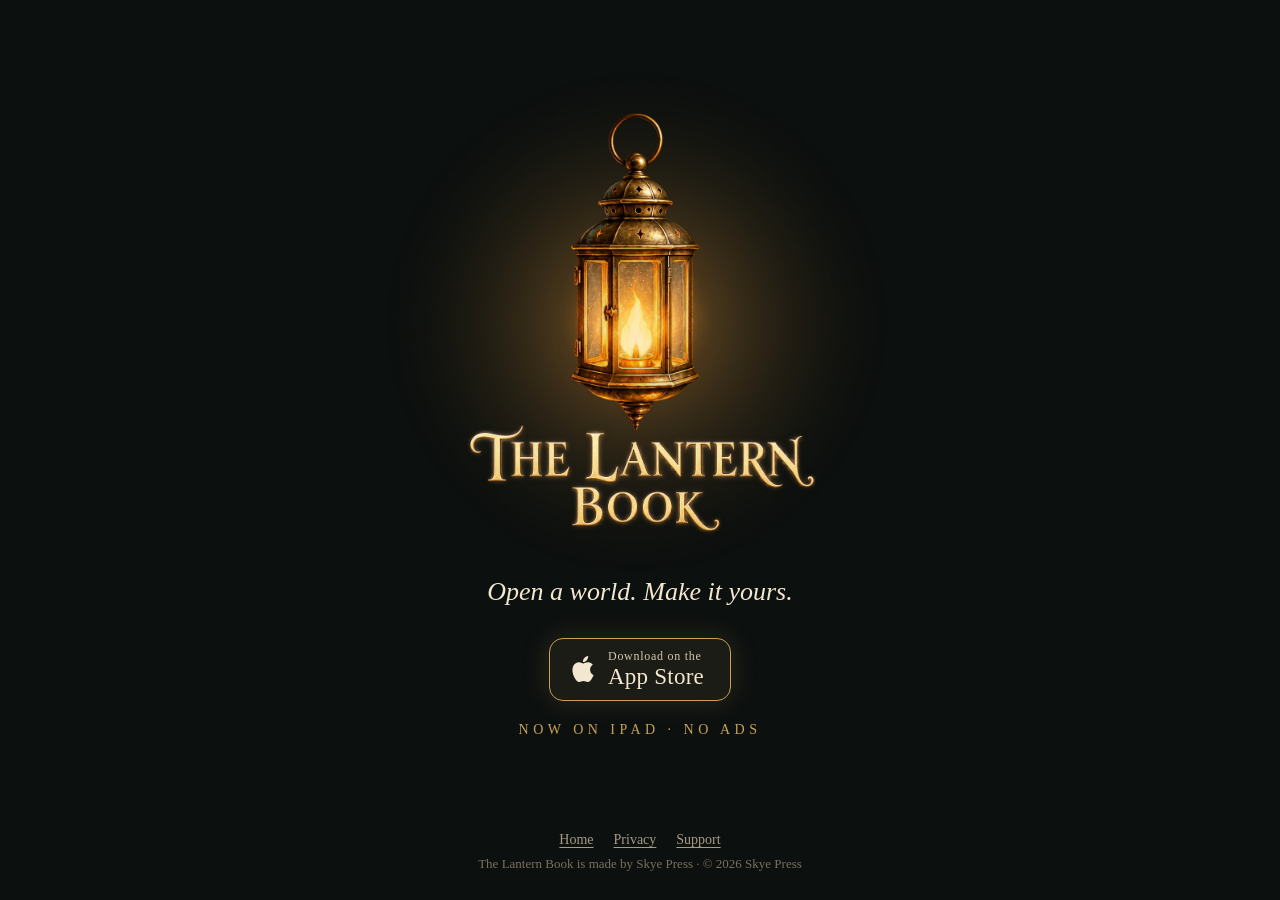
<file: index.html>
<!doctype html>
<html lang="en">
<head>
  <meta charset="utf-8">
  <meta name="viewport" content="width=device-width, initial-scale=1, viewport-fit=cover">
  <meta name="theme-color" content="#0C100F">
  <link rel="icon" type="image/png" href="/assets/favicon.png">
  <link rel="apple-touch-icon" href="/assets/apple-touch-icon.png">
  <link rel="stylesheet" href="/assets/site.css">
  <title>The Lantern Book: Cozy Sticker Worlds</title>
  <meta name="description" content="Open a storybook and make it yours. Peel, place, and arrange stickers in cozy little worlds. No ads, no timers, no rush. Free on iPad.">
  <meta property="og:type" content="website">
  <meta property="og:url" content="https://thelanternbook.app/">
  <meta property="og:title" content="The Lantern Book: Cozy Sticker Worlds">
  <meta property="og:description" content="Cozy sticker worlds to decorate at your own pace. Free on the App Store for iPad.">
  <meta property="og:image" content="https://thelanternbook.app/assets/share.jpg">
  <meta name="apple-itunes-app" content="app-id=6827267679">
  <meta name="twitter:card" content="summary_large_image">
  <link rel="preload" as="image" href="/assets/logo-lantern.webp">
</head>
<body>
  <main class="landing">
    <div class="logo">
      <img class="glow" alt="" src="/assets/glow.webp">
      <div class="lantern">
        <img alt="" src="/assets/logo-lantern.webp">
        <img class="flame" alt="" src="/assets/flame-light.webp">
      </div>
      <img class="title" alt="The Lantern Book" src="/assets/logo-title.webp">
    </div>
    <p class="tagline">Open a world. Make it yours.</p>
    <a class="store" href="https://apps.apple.com/us/app/the-lantern-book/id6827267679" aria-label="Download The Lantern Book on the App Store">
      <svg class="apple" viewBox="0 0 24 24" aria-hidden="true"><path fill="currentColor" d="M12.152 6.896c-.948 0-2.415-1.078-3.96-1.04-2.04.027-3.91 1.183-4.961 3.014-2.117 3.675-.546 9.103 1.519 12.09 1.013 1.454 2.208 3.09 3.792 3.039 1.52-.065 2.09-.987 3.935-.987 1.831 0 2.35.987 3.96.948 1.637-.026 2.676-1.48 3.676-2.948 1.156-1.688 1.636-3.325 1.662-3.415-.039-.013-3.182-1.221-3.22-4.857-.026-3.04 2.48-4.494 2.597-4.559-1.429-2.09-3.623-2.324-4.39-2.376-2-.156-3.675 1.09-4.61 1.09zM15.53 3.83c.843-1.012 1.4-2.427 1.245-3.83-1.207.052-2.662.805-3.532 1.818-.78.896-1.454 2.338-1.273 3.714 1.338.104 2.715-.688 3.559-1.701"/></svg>
      <span class="label"><small>Download on the</small>App Store</span>
    </a>
    <p class="soon">Now on iPad &middot; No ads</p>
  </main>
  <footer>
    <a href="/">Home</a><a href="/privacy/">Privacy</a><a href="/support/">Support</a>
    <span class="copy">The Lantern Book is made by Skye Press &middot; &copy; 2026 Skye Press</span>
  </footer>
  <script>
    // A candle never flickers in a pattern: a few out-of-step waves plus a rare dip.
    (function () {
      var glow = document.querySelector('.glow'), flame = document.querySelector('.flame');
      var still = window.matchMedia && window.matchMedia('(prefers-reduced-motion: reduce)').matches;
      var start = performance.now();
      function frame(now) {
        var t = (now - start) / 1000;
        var lit = Math.min(1, Math.max(0, (t - 0.25) / 1.1));
        lit = still ? 1 : 1 - Math.pow(1 - lit, 3);
        var f = still ? 0.9 : 0.88 + 0.07 * Math.sin(t * 7.3) + 0.05 * Math.sin(t * 12.9 + 1.3)
          + 0.035 * Math.sin(t * 23.1 + 2.1) + 0.02 * Math.sin(t * 41.7 + 0.4)
          + (Math.sin(t * 1.7) > 0.96 ? -0.12 : 0);
        flame.style.opacity = lit * Math.max(0, Math.min(1, (f - 0.62) * 2.4));
        glow.style.opacity = lit * (0.55 + (f - 0.88) * 2.2);
        glow.style.transform = 'translate(-50%, -50%) scale(' + (1 + (f - 0.88) * 0.18) + ')';
        if (!still) requestAnimationFrame(frame);
      }
      requestAnimationFrame(frame);
    })();
  </script>
</body>
</html>
</file>
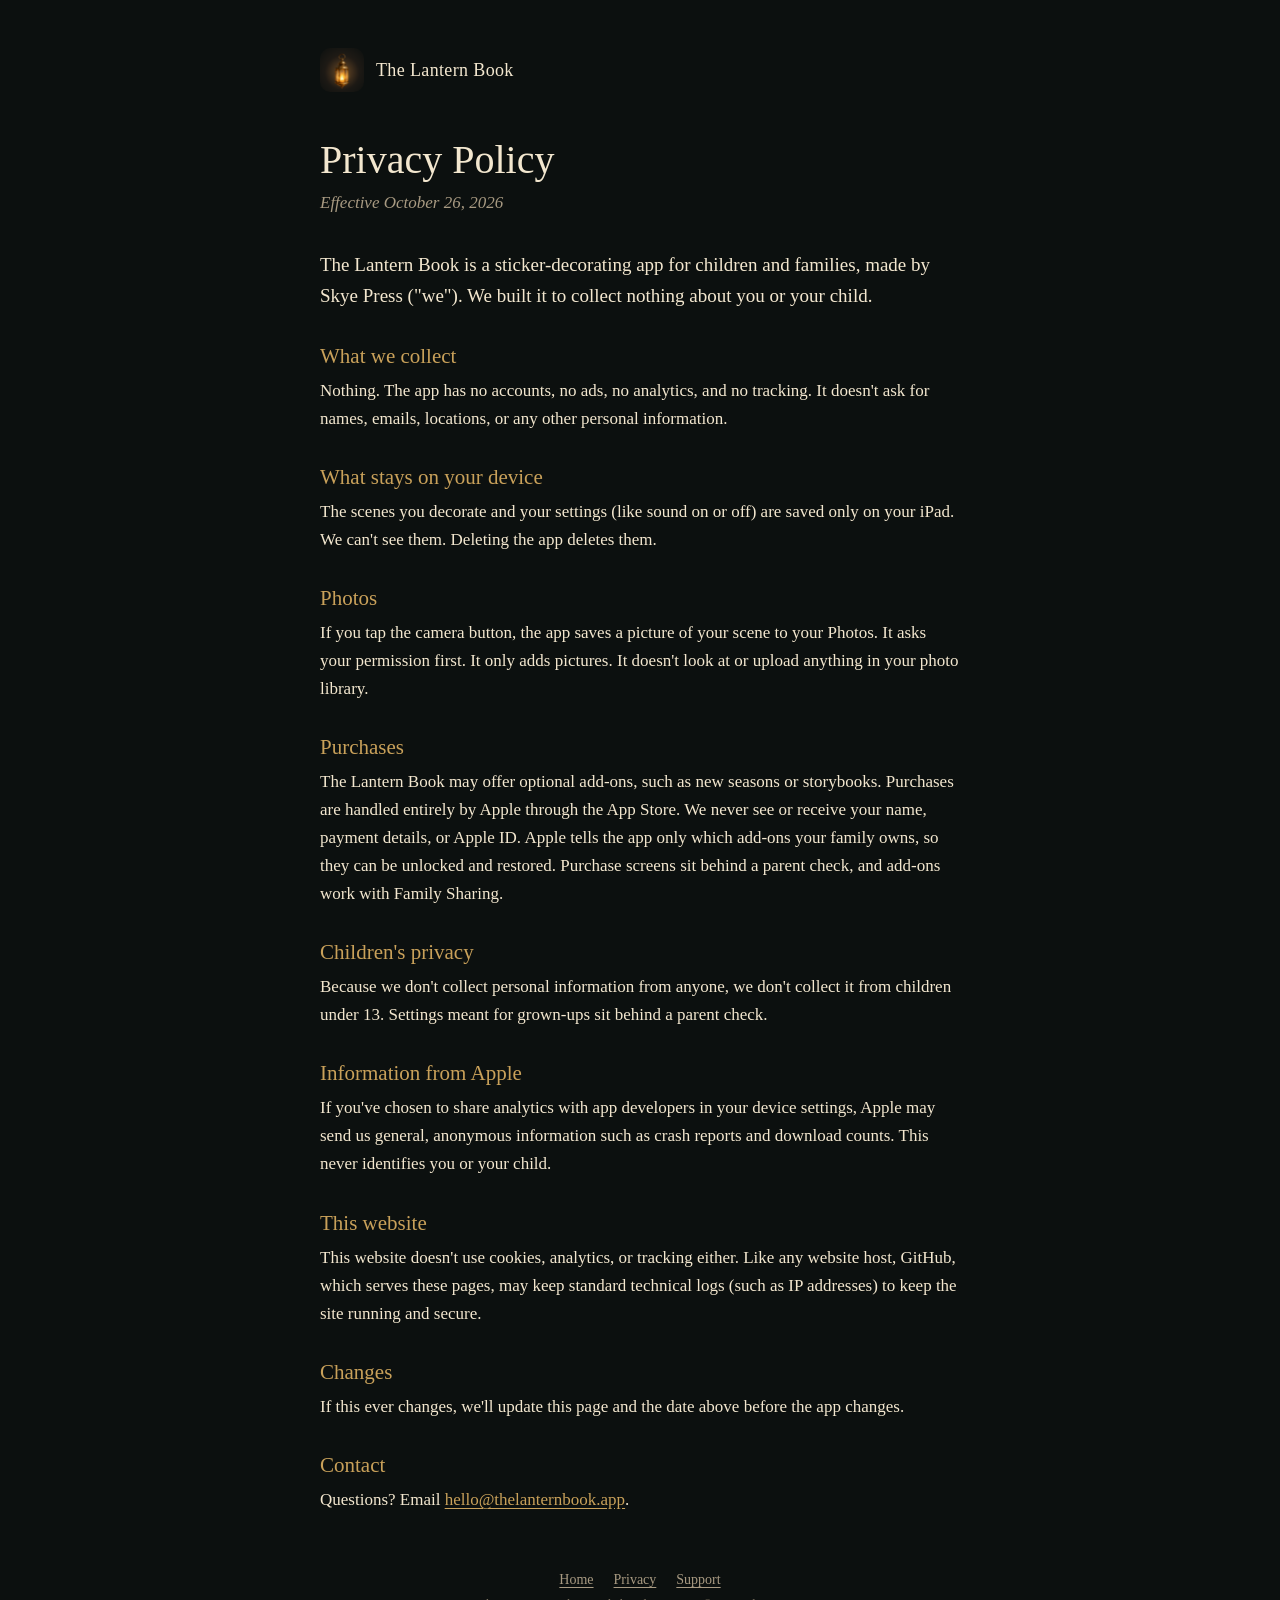
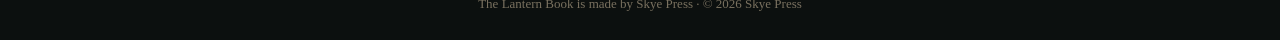
<file: privacy/index.html>
<!doctype html>
<html lang="en">
<head>
  <meta charset="utf-8">
  <meta name="viewport" content="width=device-width, initial-scale=1, viewport-fit=cover">
  <meta name="theme-color" content="#0C100F">
  <link rel="icon" type="image/png" href="/assets/favicon.png">
  <link rel="apple-touch-icon" href="/assets/apple-touch-icon.png">
  <link rel="stylesheet" href="/assets/site.css">
  <title>Privacy Policy | The Lantern Book</title>
  <meta name="description" content="The Lantern Book collects nothing. No accounts, no ads, no analytics, no tracking.">
</head>
<body>
  <main class="page">
    <a class="mark" href="/"><img src="/assets/apple-touch-icon.png" alt=""><span>The Lantern Book</span></a>
    <h1>Privacy Policy</h1>
    <p class="updated">Effective October 26, 2026</p>
    <p class="lead">The Lantern Book is a sticker-decorating app for children and families, made by Skye Press ("we"). We built it to collect nothing about you or your child.</p>

    <h2>What we collect</h2>
    <p>Nothing. The app has no accounts, no ads, no analytics, and no tracking. It doesn't ask for names, emails, locations, or any other personal information.</p>

    <h2>What stays on your device</h2>
    <p>The scenes you decorate and your settings (like sound on or off) are saved only on your iPad. We can't see them. Deleting the app deletes them.</p>

    <h2>Photos</h2>
    <p>If you tap the camera button, the app saves a picture of your scene to your Photos. It asks your permission first. It only adds pictures. It doesn't look at or upload anything in your photo library.</p>

    <h2>Purchases</h2>
    <p>The Lantern Book may offer optional add-ons, such as new seasons or storybooks. Purchases are handled entirely by Apple through the App Store. We never see or receive your name, payment details, or Apple ID. Apple tells the app only which add-ons your family owns, so they can be unlocked and restored. Purchase screens sit behind a parent check, and add-ons work with Family Sharing.</p>

    <h2>Children's privacy</h2>
    <p>Because we don't collect personal information from anyone, we don't collect it from children under 13. Settings meant for grown-ups sit behind a parent check.</p>

    <h2>Information from Apple</h2>
    <p>If you've chosen to share analytics with app developers in your device settings, Apple may send us general, anonymous information such as crash reports and download counts. This never identifies you or your child.</p>

    <h2>This website</h2>
    <p>This website doesn't use cookies, analytics, or tracking either. Like any website host, GitHub, which serves these pages, may keep standard technical logs (such as IP addresses) to keep the site running and secure.</p>

    <h2>Changes</h2>
    <p>If this ever changes, we'll update this page and the date above before the app changes.</p>

    <h2>Contact</h2>
    <p>Questions? Email <a href="mailto:hello@thelanternbook.app">hello@thelanternbook.app</a>.</p>
  </main>
  <footer>
    <a href="/">Home</a><a href="/privacy/">Privacy</a><a href="/support/">Support</a>
    <span class="copy">The Lantern Book is made by Skye Press &middot; &copy; 2026 Skye Press</span>
  </footer>
</body>
</html>
</file>
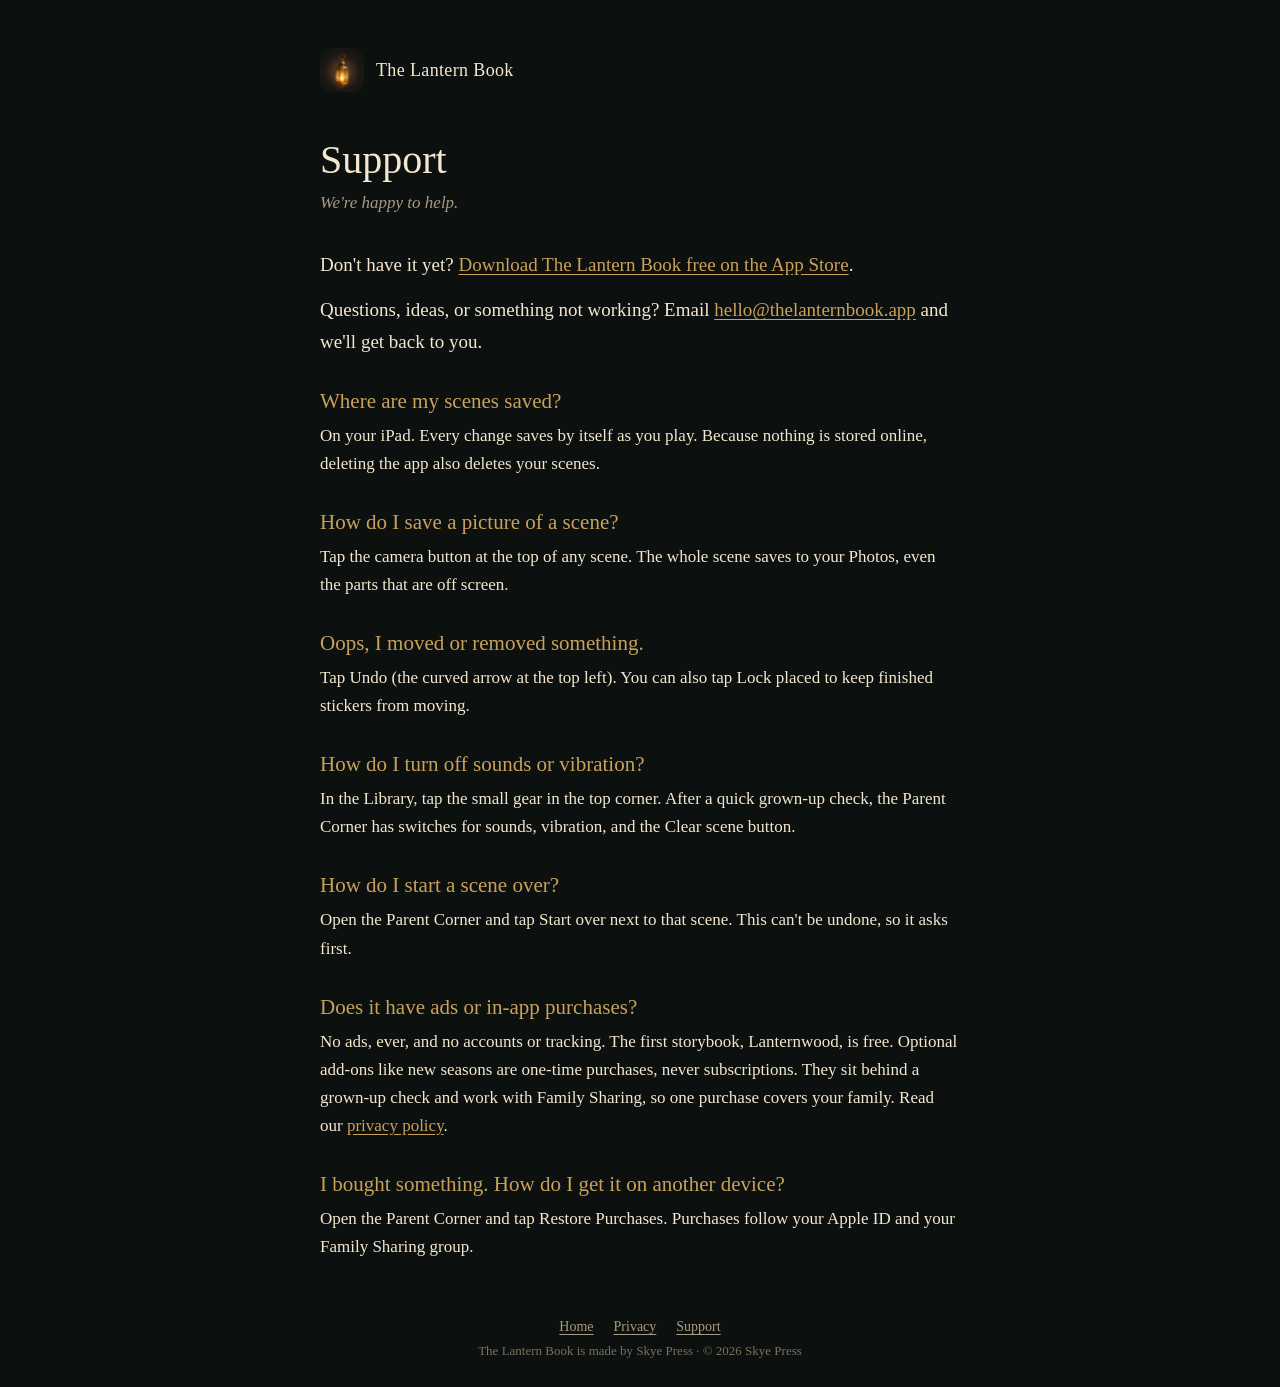
<file: support/index.html>
<!doctype html>
<html lang="en">
<head>
  <meta charset="utf-8">
  <meta name="viewport" content="width=device-width, initial-scale=1, viewport-fit=cover">
  <meta name="theme-color" content="#0C100F">
  <link rel="icon" type="image/png" href="/assets/favicon.png">
  <link rel="apple-touch-icon" href="/assets/apple-touch-icon.png">
  <link rel="stylesheet" href="/assets/site.css">
  <title>Support | The Lantern Book</title>
  <meta name="apple-itunes-app" content="app-id=6827267679">
  <meta name="description" content="Help and answers for The Lantern Book, a cozy sticker-world app for iPad.">
</head>
<body>
  <main class="page">
    <a class="mark" href="/"><img src="/assets/apple-touch-icon.png" alt=""><span>The Lantern Book</span></a>
    <h1>Support</h1>
    <p class="updated">We're happy to help.</p>
    <p class="lead">Don't have it yet? <a href="https://apps.apple.com/us/app/the-lantern-book/id6827267679">Download The Lantern Book free on the App Store</a>.</p>
    <p class="lead">Questions, ideas, or something not working? Email <a href="mailto:hello@thelanternbook.app">hello@thelanternbook.app</a> and we'll get back to you.</p>

    <h2>Where are my scenes saved?</h2>
    <p>On your iPad. Every change saves by itself as you play. Because nothing is stored online, deleting the app also deletes your scenes.</p>

    <h2>How do I save a picture of a scene?</h2>
    <p>Tap the camera button at the top of any scene. The whole scene saves to your Photos, even the parts that are off screen.</p>

    <h2>Oops, I moved or removed something.</h2>
    <p>Tap Undo (the curved arrow at the top left). You can also tap Lock placed to keep finished stickers from moving.</p>

    <h2>How do I turn off sounds or vibration?</h2>
    <p>In the Library, tap the small gear in the top corner. After a quick grown-up check, the Parent Corner has switches for sounds, vibration, and the Clear scene button.</p>

    <h2>How do I start a scene over?</h2>
    <p>Open the Parent Corner and tap Start over next to that scene. This can't be undone, so it asks first.</p>

    <h2>Does it have ads or in-app purchases?</h2>
    <p>No ads, ever, and no accounts or tracking. The first storybook, Lanternwood, is free. Optional add-ons like new seasons are one-time purchases, never subscriptions. They sit behind a grown-up check and work with Family Sharing, so one purchase covers your family. Read our <a href="/privacy/">privacy policy</a>.</p>

    <h2>I bought something. How do I get it on another device?</h2>
    <p>Open the Parent Corner and tap Restore Purchases. Purchases follow your Apple ID and your Family Sharing group.</p>
  </main>
  <footer>
    <a href="/">Home</a><a href="/privacy/">Privacy</a><a href="/support/">Support</a>
    <span class="copy">The Lantern Book is made by Skye Press &middot; &copy; 2026 Skye Press</span>
  </footer>
</body>
</html>
</file>
<file: assets/site.css>
:root {
  --charcoal: #0C100F;
  --cream: #F3E7CF;
  --gold: #C9A15A;
  --muted: #A89A82;
}
* { box-sizing: border-box; }
html, body { margin: 0; background: var(--charcoal); color: var(--cream); }
body {
  font-family: Georgia, 'Times New Roman', serif;
  -webkit-font-smoothing: antialiased;
  min-height: 100vh; min-height: 100svh;
  display: flex; flex-direction: column;
}
a { color: var(--gold); text-underline-offset: 3px; }
a:hover { color: var(--cream); }

/* Landing */
.landing {
  flex: 1; display: flex; flex-direction: column; align-items: center; justify-content: center;
  padding: 6vh 16px 3vh; text-align: center; overflow: hidden;
}
.logo { position: relative; width: min(66vw, 50vh, 420px); aspect-ratio: 1214 / 1295; }
.logo img { position: absolute; display: block; max-width: none; pointer-events: none; user-select: none; -webkit-user-drag: none; }
.glow { width: 135%; aspect-ratio: 1; left: 49.012%; top: 49.421%; transform: translate(-50%, -50%); opacity: 0; }
.lantern {
  position: absolute; left: 30.395%; top: 2.703%; width: 37.315%; height: 71.042%;
  opacity: 0; transform: translateY(14px);
  animation: rise 1.1s cubic-bezier(.22,.61,.36,1) .25s forwards;
}
.lantern img { left: 0; top: 0; width: 100%; height: 100%; }
.flame { opacity: 0; }
.title {
  left: 8.896%; top: 72.278%; width: 83.361%; height: 24.788%;
  opacity: 0; transform: translateY(8px);
  animation: rise 1s ease-out 1.25s forwards;
}
.tagline, .soon, .store { margin: 0; opacity: 0; animation: fade 1.2s ease-out forwards; }
.tagline { margin-top: 3.2vh; font-style: italic; font-size: clamp(18px, 2.4vw, 26px); animation-delay: 2.3s; }
.soon {
  margin-top: 2.4vh; font-size: clamp(12px, 1.3vw, 14px); letter-spacing: .32em; text-transform: uppercase;
  color: var(--gold); animation-delay: 3s;
}
.store {
  display: inline-flex; align-items: center; gap: 12px; margin-top: 3.4vh; padding: 11px 26px 11px 20px;
  border: 1px solid var(--gold); border-radius: 14px; background: rgba(201,161,90,.08);
  color: var(--cream); text-decoration: none; animation-delay: 2.7s;
  box-shadow: 0 0 28px rgba(201,161,90,.18);
  transition: background .25s ease, box-shadow .25s ease, transform .25s ease, color .25s ease;
}
.store:hover { background: var(--gold); color: var(--charcoal); box-shadow: 0 0 36px rgba(201,161,90,.4); transform: translateY(-1px); }
.store:focus-visible { outline: 2px solid var(--cream); outline-offset: 4px; }
.store .apple { width: 26px; height: 26px; flex: none; }
.store .label { display: flex; flex-direction: column; align-items: flex-start; font-size: 23px; line-height: 1.05; letter-spacing: .01em; }
.store small { font-size: 12px; letter-spacing: .06em; opacity: .85; margin-bottom: 2px; }
@keyframes rise { to { opacity: 1; transform: translateY(0); } }
@keyframes fade { to { opacity: 1; } }

/* Text pages */
.page { flex: 1; width: 100%; max-width: 680px; margin: 0 auto; padding: 48px 20px 24px; }
.page .mark { display: inline-flex; align-items: center; gap: 12px; text-decoration: none; color: var(--cream); }
.page .mark img { width: 44px; height: 44px; border-radius: 10px; }
.page .mark span { font-size: 18px; letter-spacing: .02em; }
.page h1 { font-weight: normal; font-size: clamp(30px, 5vw, 40px); margin: 40px 0 6px; }
.page .updated { color: var(--muted); font-style: italic; margin: 0 0 32px; }
.page h2 { font-weight: normal; font-size: 21px; color: var(--gold); margin: 32px 0 8px; }
.page p, .page li { font-size: 17px; line-height: 1.65; }
.page p { margin: 0 0 14px; }
.page ul { padding-left: 22px; }
.page .lead { font-size: 19px; }

/* Footer */
footer {
  padding: 20px 16px 28px; text-align: center; font-size: 14px; color: var(--muted);
  opacity: 0; animation: fade 1s ease-out 3.4s forwards;
}
.page ~ footer { opacity: 1; animation: none; }
footer a { color: var(--muted); margin: 0 10px; }
footer a:hover { color: var(--cream); }
footer .copy { display: block; margin-top: 8px; font-size: 13px; opacity: .7; }

@media (prefers-reduced-motion: reduce) {
  .lantern, .title, .tagline, .soon, .store, footer { animation: none; opacity: 1; transform: none; }
}
</file>
